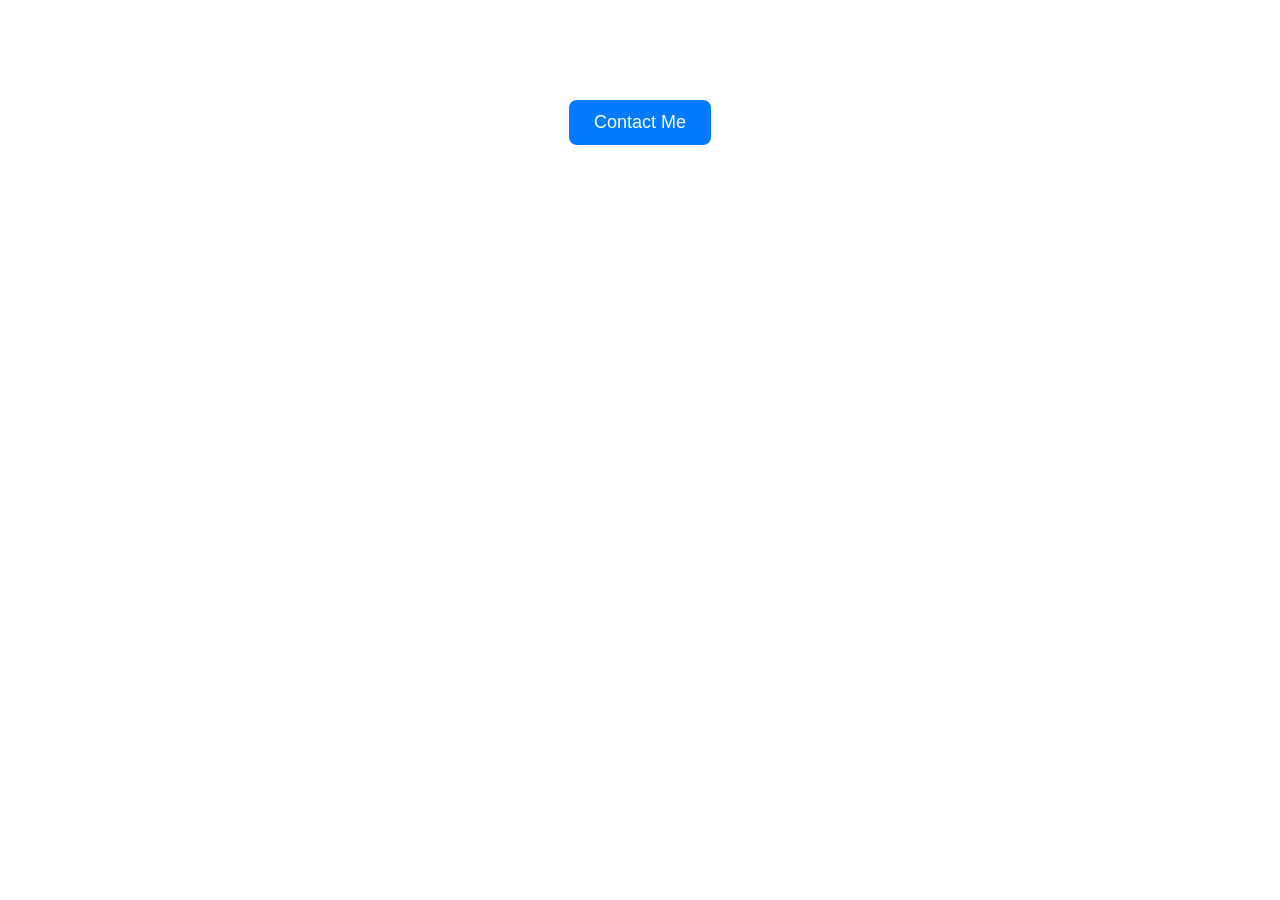
<file: Try and Error/index.html>
<!DOCTYPE html>
<html>
<head>
    <title>Contact Button</title>
    <link rel="stylesheet" href="style.css">
</head>
<body>

<button id="contactBtn">Contact Me</button>

<div id="options" class="hidden">
    <a href="mailto:example@gmail.com">📧 Email</a>
    <a href="https://wa.me/8801234567890" target="_blank">💬 WhatsApp</a>
    <a href="sms:+8801234567890">📱 SMS</a>
</div>

<script src="script.js"></script>

</body>
</html>
</file>
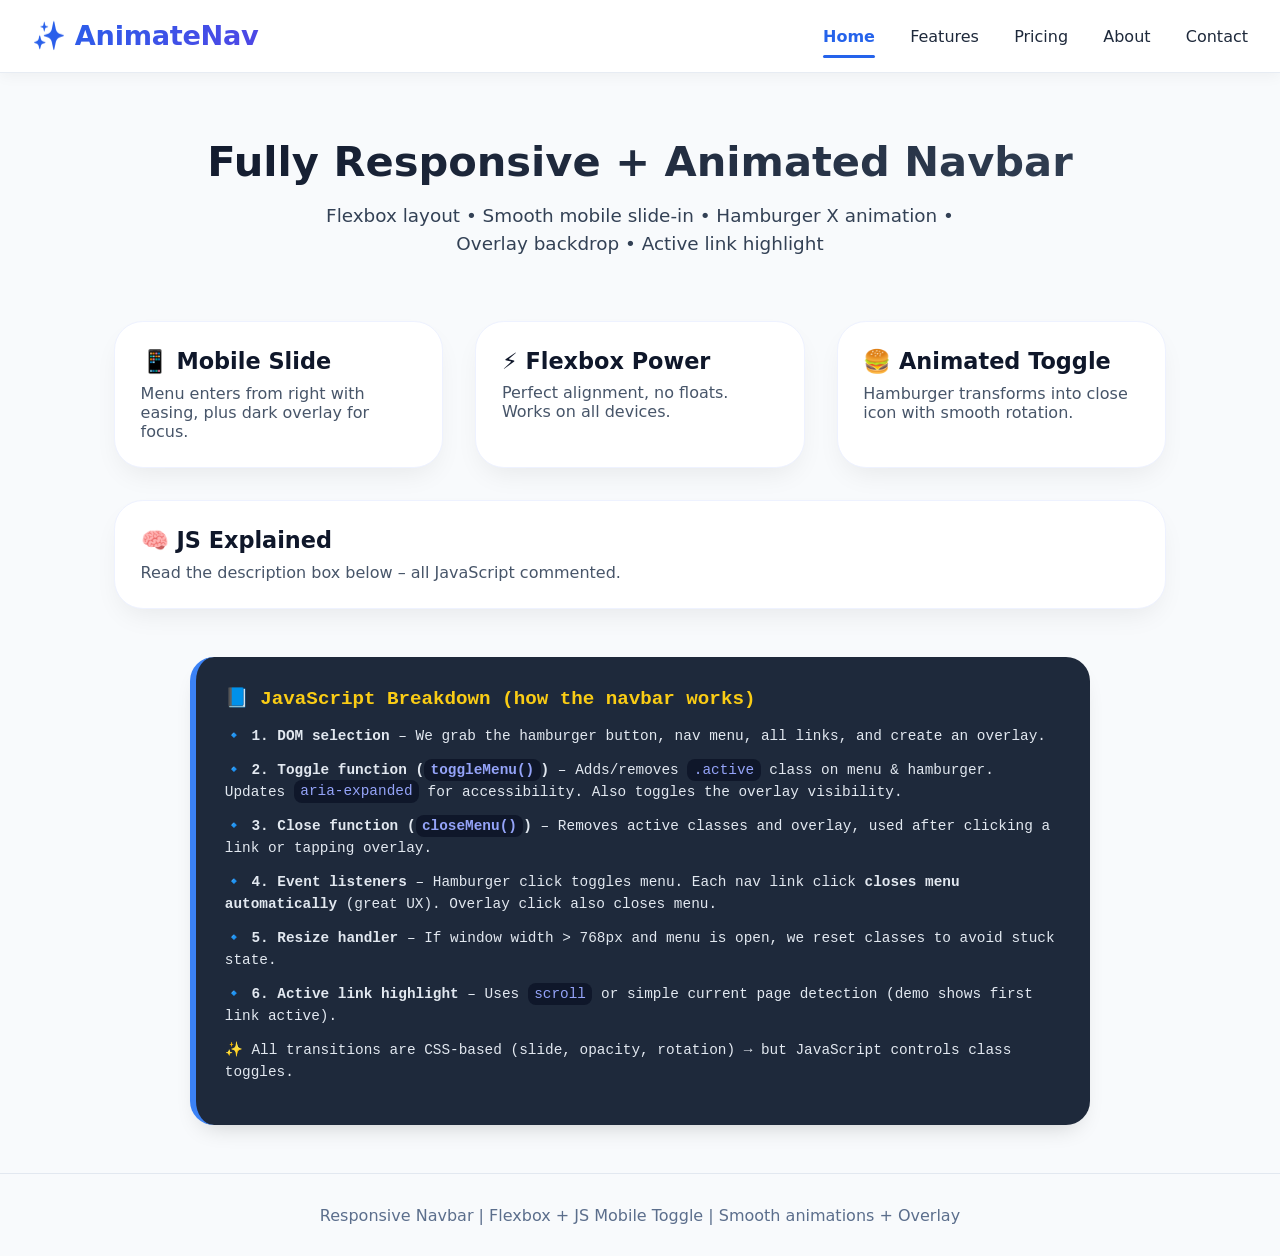
<file: Simple_Navbar.html>
<!DOCTYPE html>
<html lang="en">
<head>
    <meta charset="UTF-8">
    <meta name="viewport" content="width=device-width, initial-scale=1.0, viewport-fit=cover">
    <title>Animated Responsive Navbar | Flexbox + JS Toggle</title>
    <style>
        /* ---------- RESET & GLOBAL ---------- */
        * {
            margin: 0;
            padding: 0;
            box-sizing: border-box;
        }

        body {
            font-family: 'Inter', system-ui, -apple-system, 'Segoe UI', Roboto, sans-serif;
            background: #f8fafc;
            min-height: 100vh;
        }

        /* ---------- NAVBAR (FLEXBOX + STICKY) ---------- */
        .navbar {
            background: rgba(255, 255, 255, 0.96);
            backdrop-filter: blur(8px);
            box-shadow: 0 2px 15px rgba(0, 0, 0, 0.05);
            position: sticky;
            top: 0;
            z-index: 1000;
            border-bottom: 1px solid rgba(226, 232, 240, 0.8);
            transition: all 0.3s ease;
        }

        .nav-container {
            max-width: 1300px;
            margin: 0 auto;
            padding: 0 2rem;
            display: flex;
            align-items: center;
            justify-content: space-between;
            min-height: 72px;
        }

        /* logo with subtle animation */
        .logo {
            font-size: 1.7rem;
            font-weight: 800;
            background: linear-gradient(130deg, #2563eb, #4f46e5);
            background-clip: text;
            -webkit-background-clip: text;
            color: transparent;
            text-decoration: none;
            letter-spacing: -0.3px;
            transition: transform 0.2s;
            display: inline-block;
        }
        .logo:hover {
            transform: scale(1.02);
        }

        /* desktop nav-links (flex row) */
        .nav-links {
            display: flex;
            gap: 2.2rem;
            list-style: none;
            align-items: center;
        }

        .nav-links li a {
            text-decoration: none;
            font-weight: 500;
            color: #1e293b;
            font-size: 1rem;
            transition: all 0.25s ease;
            padding: 0.5rem 0;
            position: relative;
        }

        /* animated underline hover effect */
        .nav-links li a::after {
            content: '';
            position: absolute;
            bottom: -4px;
            left: 0;
            width: 0%;
            height: 2.5px;
            background: linear-gradient(90deg, #3b82f6, #8b5cf6);
            border-radius: 4px;
            transition: width 0.3s ease;
        }

        .nav-links li a:hover {
            color: #2563eb;
        }

        .nav-links li a:hover::after {
            width: 100%;
        }

        /* active link styling (optional) */
        .nav-links li a.active {
            color: #2563eb;
            font-weight: 600;
        }
        .nav-links li a.active::after {
            width: 100%;
            background: #2563eb;
        }

        /* ----- HAMBURGER (mobile only) ----- */
        .hamburger {
            display: none;
            flex-direction: column;
            cursor: pointer;
            gap: 6px;
            background: transparent;
            border: none;
            padding: 0.5rem;
            z-index: 1100;
        }

        .hamburger span {
            width: 28px;
            height: 2.5px;
            background-color: #1e293b;
            border-radius: 4px;
            transition: all 0.3s cubic-bezier(0.68, -0.55, 0.265, 1.55);
        }

        /* ----- MOBILE MENU (overlay + slide animation) ----- */
        @media (max-width: 768px) {
            .hamburger {
                display: flex;
            }

            /* mobile nav links: start hidden, sliding from right */
            .nav-links {
                position: fixed;
                top: 0;
                right: -100%;
                width: 75%;
                max-width: 320px;
                height: 100vh;
                background: rgba(255, 255, 255, 0.98);
                backdrop-filter: blur(12px);
                flex-direction: column;
                justify-content: center;
                gap: 2.2rem;
                padding: 2rem;
                box-shadow: -8px 0 30px rgba(0, 0, 0, 0.15);
                transition: right 0.35s ease-in-out;
                z-index: 1050;
                border-left: 1px solid rgba(0, 0, 0, 0.05);
                pointer-events: auto;
            }

            /* when active class is added, menu slides in */
            .nav-links.active {
                right: 0;
            }

            .nav-links li a {
                font-size: 1.25rem;
                display: block;
                text-align: center;
                padding: 0.5rem;
            }

            /* overlay background (dark) */
            .menu-overlay {
                position: fixed;
                top: 0;
                left: 0;
                width: 100%;
                height: 100%;
                background: rgba(0, 0, 0, 0.4);
                backdrop-filter: blur(3px);
                opacity: 0;
                visibility: hidden;
                transition: opacity 0.3s ease, visibility 0.3s;
                z-index: 1040;
            }
            .menu-overlay.active {
                opacity: 1;
                visibility: visible;
            }

            /* adjust container to keep logo visible */
            .nav-container {
                padding: 0 1.2rem;
            }
        }

        /* hamburger animation (X) */
        .hamburger.active span:nth-child(1) {
            transform: rotate(45deg) translate(8px, 8px);
        }
        .hamburger.active span:nth-child(2) {
            opacity: 0;
            transform: scaleX(0);
        }
        .hamburger.active span:nth-child(3) {
            transform: rotate(-45deg) translate(7px, -7px);
        }

        /* desktop reset (ensures no mobile styles interfere) */
        @media (min-width: 769px) {
            .nav-links {
                position: static;
                width: auto;
                height: auto;
                background: transparent;
                backdrop-filter: none;
                flex-direction: row;
                gap: 2.2rem;
                padding: 0;
                box-shadow: none;
                border-left: none;
                transition: none;
                pointer-events: auto;
            }
            .menu-overlay {
                display: none;
            }
        }

        /* ---------- CONTENT STYLES (demo) ---------- */
        .hero-section {
            max-width: 1100px;
            margin: 4rem auto;
            padding: 0 1.8rem;
            text-align: center;
        }
        .hero-section h1 {
            font-size: 2.6rem;
            font-weight: 800;
            background: linear-gradient(145deg, #0f172a, #334155);
            background-clip: text;
            -webkit-background-clip: text;
            color: transparent;
            margin-bottom: 1rem;
        }
        .hero-section p {
            font-size: 1.15rem;
            color: #334155;
            max-width: 640px;
            margin: 0 auto;
            line-height: 1.5;
        }
        .card-container {
            display: flex;
            flex-wrap: wrap;
            gap: 2rem;
            justify-content: center;
            max-width: 1100px;
            margin: 2rem auto;
            padding: 0 1.5rem;
        }
        .card {
            background: white;
            border-radius: 1.8rem;
            padding: 1.6rem;
            flex: 1 1 260px;
            box-shadow: 0 12px 28px -8px rgba(0, 0, 0, 0.08);
            border: 1px solid #eef2ff;
            transition: all 0.25s;
        }
        .card:hover {
            transform: translateY(-6px);
            box-shadow: 0 20px 30px -12px rgba(0, 0, 0, 0.12);
        }
        .card h3 {
            font-size: 1.4rem;
            margin-bottom: 0.6rem;
            color: #0f172a;
        }
        .card p {
            color: #475569;
        }

        /* js description box */
        .js-description {
            background: #1e293b;
            color: #e2e8f0;
            border-radius: 1.5rem;
            max-width: 900px;
            margin: 3rem auto;
            padding: 1.8rem;
            font-family: 'Fira Code', monospace;
            font-size: 0.9rem;
            border-left: 6px solid #3b82f6;
            box-shadow: 0 12px 24px -12px rgba(0, 0, 0, 0.2);
        }
        .js-description h3 {
            color: #facc15;
            margin-bottom: 1rem;
            font-size: 1.2rem;
            display: flex;
            align-items: center;
            gap: 8px;
        }
        .js-description code {
            background: #0f172a;
            padding: 0.2rem 0.4rem;
            border-radius: 8px;
            color: #94a3f8;
        }
        .js-description p {
            margin: 0.8rem 0;
            line-height: 1.5;
        }
        footer {
            text-align: center;
            padding: 2rem;
            color: #5b6e8c;
            border-top: 1px solid #e2e8f0;
            margin-top: 2rem;
        }
        @media (max-width: 500px) {
            .hero-section h1 { font-size: 1.8rem; }
            .nav-container { padding: 0 1rem; }
        }
    </style>
</head>
<body>

    <!-- ========== SEMANTIC NAVBAR ========== -->
    <nav class="navbar">
        <div class="nav-container">
            <a href="#" class="logo" aria-label="Brand">✨ AnimateNav</a>
            <button class="hamburger" id="hamburgerBtn" aria-label="Toggle menu" aria-expanded="false">
                <span></span>
                <span></span>
                <span></span>
            </button>
            <ul class="nav-links" id="navLinks">
                <li><a href="#" class="nav-link active">Home</a></li>
                <li><a href="#" class="nav-link">Features</a></li>
                <li><a href="#" class="nav-link">Pricing</a></li>
                <li><a href="#" class="nav-link">About</a></li>
                <li><a href="#" class="nav-link">Contact</a></li>
            </ul>
        </div>
        <!-- dynamic overlay for mobile (added via JS) -->
    </nav>

    <!-- main content -->
    <main>
        <div class="hero-section">
            <h1>Fully Responsive + Animated Navbar</h1>
            <p>Flexbox layout • Smooth mobile slide‑in • Hamburger X animation • Overlay backdrop • Active link highlight</p>
        </div>
        <div class="card-container">
            <div class="card"><h3>📱 Mobile Slide</h3><p>Menu enters from right with easing, plus dark overlay for focus.</p></div>
            <div class="card"><h3>⚡ Flexbox Power</h3><p>Perfect alignment, no floats. Works on all devices.</p></div>
            <div class="card"><h3>🍔 Animated Toggle</h3><p>Hamburger transforms into close icon with smooth rotation.</p></div>
            <div class="card"><h3>🧠 JS Explained</h3><p>Read the description box below – all JavaScript commented.</p></div>
        </div>

        <!-- JavaScript description box (for learning) -->
        <div class="js-description" id="jsExplanation">
            <h3>📘 JavaScript Breakdown (how the navbar works)</h3>
            <p>🔹 <strong>1. DOM selection</strong> – We grab the hamburger button, nav menu, all links, and create an overlay.</p>
            <p>🔹 <strong>2. Toggle function (<code>toggleMenu()</code>)</strong> – Adds/removes <code>.active</code> class on menu & hamburger. Updates <code>aria-expanded</code> for accessibility. Also toggles the overlay visibility.</p>
            <p>🔹 <strong>3. Close function (<code>closeMenu()</code>)</strong> – Removes active classes and overlay, used after clicking a link or tapping overlay.</p>
            <p>🔹 <strong>4. Event listeners</strong> – Hamburger click toggles menu. Each nav link click <strong>closes menu automatically</strong> (great UX). Overlay click also closes menu.</p>
            <p>🔹 <strong>5. Resize handler</strong> – If window width > 768px and menu is open, we reset classes to avoid stuck state.</p>
            <p>🔹 <strong>6. Active link highlight</strong> – Uses <code>scroll</code> or simple current page detection (demo shows first link active).</p>
            <p>✨ All transitions are CSS‑based (slide, opacity, rotation) → but JavaScript controls class toggles.</p>
        </div>
    </main>
    <footer>
        <p>Responsive Navbar | Flexbox + JS Mobile Toggle | Smooth animations + Overlay</p>
    </footer>

    <script>
        // ============================================================
        //  ENHANCED RESPONSIVE NAVBAR - JAVASCRIPT (FULLY COMMENTED)
        //  Features: mobile slide menu, overlay, close on link click,
        //  hamburger animation, resize fix, ARIA accessibility.
        // ============================================================

        (function() {
            // ---------- 1. GET DOM ELEMENTS ----------
            const hamburger = document.getElementById('hamburgerBtn');
            const navMenu = document.getElementById('navLinks');
            const navLinks = document.querySelectorAll('.nav-link');
            
            // Create overlay div dynamically (for mobile backdrop)
            let overlay = document.querySelector('.menu-overlay');
            if (!overlay) {
                overlay = document.createElement('div');
                overlay.className = 'menu-overlay';
                document.body.appendChild(overlay);
            }

            // ---------- 2. HELPER FUNCTIONS ----------
            // Function to open the mobile menu
            function openMenu() {
                navMenu.classList.add('active');
                hamburger.classList.add('active');
                hamburger.setAttribute('aria-expanded', 'true');
                overlay.classList.add('active');
                // prevent body scroll when menu is open (optional)
                document.body.style.overflow = 'hidden';
            }

            // Function to close the mobile menu
            function closeMenu() {
                navMenu.classList.remove('active');
                hamburger.classList.remove('active');
                hamburger.setAttribute('aria-expanded', 'false');
                overlay.classList.remove('active');
                // restore body scroll
                document.body.style.overflow = '';
            }

            // Toggle menu based on current state
            function toggleMenu() {
                if (navMenu.classList.contains('active')) {
                    closeMenu();
                } else {
                    openMenu();
                }
            }

            // ---------- 3. EVENT LISTENERS ----------
            // Hamburger button click -> toggle menu
            if (hamburger) {
                hamburger.addEventListener('click', toggleMenu);
            }

            // When any nav link is clicked -> close menu (important for mobile UX)
            navLinks.forEach(link => {
                link.addEventListener('click', (e) => {
                    // Prevent page jumping if href="#", but still close menu
                    if (link.getAttribute('href') === '#') {
                        e.preventDefault();
                    }
                    // Optional: set active link styling (remove previous, add current)
                    navLinks.forEach(l => l.classList.remove('active'));
                    link.classList.add('active');
                    
                    // If menu is open (mobile), close it after navigation
                    if (navMenu.classList.contains('active')) {
                        closeMenu();
                    }
                });
            });

            // Click on overlay backdrop -> close menu
            overlay.addEventListener('click', () => {
                if (navMenu.classList.contains('active')) {
                    closeMenu();
                }
            });

            // ---------- 4. RESIZE HANDLER (fix desktop glitches) ----------
            // If window is resized above 768px while menu is open, close it and reset styles
            window.addEventListener('resize', function() {
                if (window.innerWidth > 768) {
                    if (navMenu.classList.contains('active')) {
                        closeMenu();
                    }
                    // ensure body overflow is normal
                    document.body.style.overflow = '';
                } else {
                    // optional: if on mobile but menu was closed, nothing special
                }
            });

            // ---------- 5. ESCAPE KEY TO CLOSE MENU (accessibility) ----------
            document.addEventListener('keydown', function(e) {
                if (e.key === 'Escape' && navMenu.classList.contains('active')) {
                    closeMenu();
                }
            });

            // ---------- 6. INITIAL ACTIVE LINK DETECTION (simple demo) ----------
            // For the current page (dummy), we keep the first link active.
            // You can expand this with window.location to match real routes.
            // This just ensures active style looks good.
            console.log('✅ Navbar JS loaded: menu toggle, overlay, resize fix, keyboard support');
        })();
    </script>
</body>
</html>
</file>
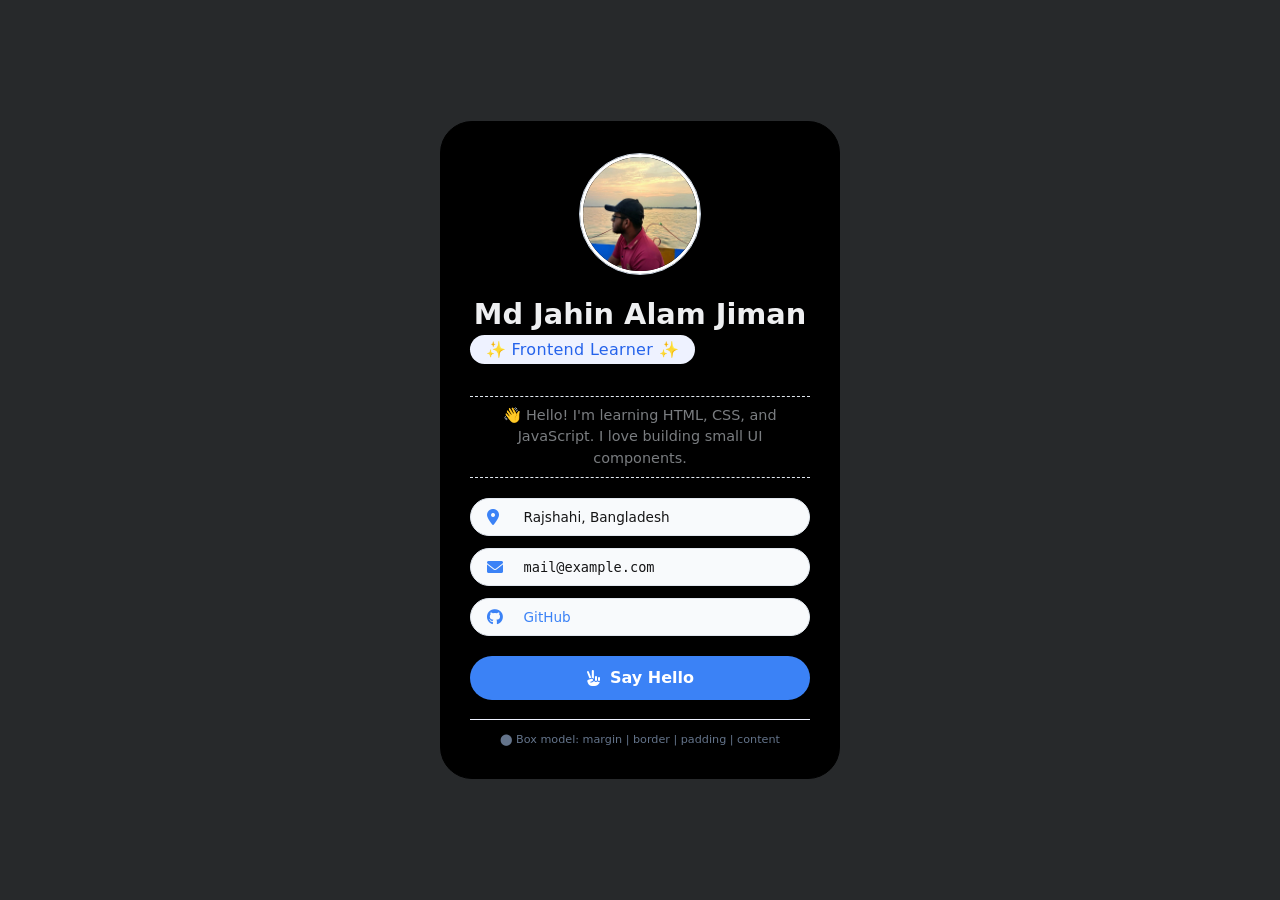
<file: Profile Card/Profile_Card.html>
<!DOCTYPE html>
<html lang="en">

<head>
    <meta charset="UTF-8">
    <meta name="viewport" content="width=device-width, initial-scale=1.0">
    <title>Short Profile</title>
    <link rel="stylesheet" href="https://cdnjs.cloudflare.com/ajax/libs/font-awesome/6.0.0-beta3/css/all.min.css">
   <link rel="stylesheet" href="Profile_Card.css">
   
</head>

<body>
    <main class="profile-card">
        <figure class="avatar-container">
            <img class="avatar" src="../assets/image/Profile_Jiman.jpg" alt="Profile Image" loading="lazy">
            <figcaption style="display: none;">Profile photo: No Name, developer</figcaption>
        </figure>

        <header>
            <h1 class="profile-name">Md Jahin Alam Jiman</h1>
            <p class="title">✨ Frontend Learner ✨</p>
        </header>
        <section class="bio">
            <p>👋 Hello! I'm learning HTML, CSS, and JavaScript.
                I love building small UI components.</p>
        </section>
        <article>
            <ul class="details-list">
                <li class="detail-item">
                    <i class="fas fa-map-marker-alt"></i>
                    <span>Rajshahi, Bangladesh</span>
                </li>
                <li class="detail-item">
                    <i class="fas fa-envelope"></i>
                    <span class="email-text">mail@example.com</span>
                </li>
                <li class="detail-item">
                    <i class="fab fa-github"></i>
                    <span><a href="https://github.com/Md-Jahin-Alam-Jiman" target="_blank"
                            rel="noopener noreferrer">GitHub</a></span>
                </li>
            </ul>
            <button class="greet-btn" id="greetingButton">
                <i class="fas fa-hand-peace"></i> Say Hello
            </button>
            <div id="contact_option" class="hidden">
                <a class="contactlist" href="mailto:jiman905048@gmail.com">📧 Email</a>
                <a class="contactlist" href="https://wa.me/8801522136722" target="_blank">🗨️WhatsApp</a>
                <a class="contactlist" href="sms:+8801522136722">🗨️ SMS</a>

            </div>

            <!-- tiny footer to show box model explanation (optional) -->
            <footer class="model-note">
                ⬤ Box model: margin | border | padding | content
            </footer>
        </article>
    </main>
    <script src="Profile_Card.js"></script>
</body>

</html>
</file>
<file: Try and Error/style.css>
body {
    font-family: Arial;
    text-align: center;
    margin-top: 100px;
}

#contactBtn {
    padding: 12px 25px;
    font-size: 18px;
    background: #007bff;
    color: white;
    border: none;
    cursor: pointer;
    border-radius: 8px;
}

#options {
    margin-top: 20px;
}

#options a {
    display: block;
    margin: 10px;
    text-decoration: none;
    font-size: 18px;
}

.hidden {
    display: none;
}
</file>
<file: Profile Card/Profile_Card.css>
* {
    margin: 0;
    padding: 0;
    box-sizing: border-box;
}

body {
    font-family: 'Segoe UI', Roboto, system-ui, sans-serif;
    background: #27292b;
    min-height: 100vh;
    display: flex;
    align-items: center;
    justify-content: center;
    padding: 2rem;
}

.profile-card {
    max-width: 400px;
    width: 100%;
    min-width: 280px;
    background: rgb(0, 0, 0);
    padding: 2rem 1.8rem;
    border-radius: 32px;
    border: 1px solid black;
    margin: 0 auto;
    /* box-shadow: 
                inset 0 -3em 3em rgb(107, 80, 80),
                0 0 0 2px rgb(78, 60, 60),
                0.3em 0.3em 1em rgba(88, 85, 85, 0.6); */
    transition: transform 0.2s ease, box-shadow 0.2s;

}

.profile-card:hover {
    transform: translateY(-4px);
    box-shadow:
        inset 0 -3em 3em rgb(46, 42, 42),
        0 0 0 2px rgb(37, 30, 30),
        0.3em 0.3em 1em rgba(40, 38, 38, 0.6),
        0 20px 32px rgba(0, 0, 0, 0.12);
}

.avatar-container {
    text-align: center;
    margin-bottom: 1.2rem;
}

.avatar {
    width: 120px;
    height: 120px;
    border-radius: 50%;
    object-fit: cover;
    border: 3px solid white;
    outline: 1px solid #cbd5e1;
    box-shadow: 0 6px 12px rgba(0, 0, 0, 0.1);
    animation-name: profileImageAnimation;
    animation-duration: 10s;
    animation-iteration-count: infinite;
    /* animation-timing-function: linear; */
    /* animation_delay: 3s; */
    /* animation: name duration timing-function delay iteration-count direction fill-mode; */
}

.avatar:hover {
    animation-play-state: paused;

}

/* @keyframes profileImageAnimation {
            0% {
                transform: scale(1);
            } 
            50% {
                transform: scale(2);
            }
            100% {
                transform: scale(1);
            }
            to{
                transform: rotate(360deg);
             } 
        }*/
@keyframes profileImageAnimation {
    to {
        transform: rotate(360deg);
    }
}


.profile-name {
    font-size: 1.8rem;
    font-weight: 700;
    text-align: center;
    color: #eeeff1;
    margin-bottom: 0.25rem;

}

.title {
    text-align: center;
    font-size: 1rem;
    font-weight: 500;
    color: #2563eb;
    background: #eef2ff;
    display: inline-block;
    width: auto;
    margin: 0 auto 1rem auto;
    padding: 0.3rem 1rem;
    border-radius: 40px;
    letter-spacing: 0.3px;
    animation: title 5s ease-in-out infinite;
    animation-direction: alternate;
}

@keyframes title {
    from {
        transform: translateX(0);
    }

    to {
        transform: translateX(125px);
    }
}

.bio {
    text-align: center;
    font-size: 0.9rem;
    line-height: 1.5;
    color: #7a7d80;
    margin: 1rem 0 1.2rem 0;
    padding: 0.5rem 0;
    border-top: 1px dashed #e2e8f0;
    border-bottom: 1px dashed #e2e8f0;
}

.details-list {
    list-style: none;
    margin: 1rem 0 1.2rem 0;
    padding: 0;
}

.detail-item {
    display: flex;
    align-items: center;
    gap: 0.7rem;
    background: #f8fafc;
    padding: 0.65rem 1rem;
    border-radius: 60px;
    margin-bottom: 0.7rem;
    font-size: 0.85rem;
    color: #151516;
    border: 1px solid #e2e8f0;
}

.detail-item i {
    width: 1.6rem;
    color: #3b82f6;
    font-size: 1rem;
}

a {
    color: #3b82f6;
    text-decoration: none;
    font-weight: 500;
}

a:hover {
    text-decoration: underline;

}

/* email text can wrap */
.email-text {
    font-family: monospace;
    word-break: break-all;
}

.greet-btn {
    width: 100%;
    background: #3b82f6;
    border: none;
    padding: 0.8rem 0;
    font-size: 1rem;
    font-weight: 600;
    color: white;
    border-radius: 40px;
    cursor: pointer;
    transition: background 0.2s, transform 0.1s;
    margin-top: 0.6rem;
    font-family: inherit;
    display: flex;
    align-items: center;
    justify-content: center;
    gap: 8px;
    cursor: pointer;
    box-shadow: 0 2px 6px rgba(0, 0, 0, 0.1);
}

.greet-btn:hover {
    background: #2563eb;
}

.greet-btn:active {
    transform: scale(0.97);
}

/* small footer note for box model demo (optional) */
.model-note {
    text-align: center;
    font-size: 0.7rem;
    color: #64748b;
    margin-top: 1.2rem;
    border-top: 1px solid #eef2ff;
    padding-top: 0.8rem;
}
.contactlist {
    display: inline-block;
    align-items: center;
    background: #f8fafc;
    padding: 0.65rem 1rem;
    border-radius: 60px;
    margin: 0.7rem 0.40rem;
    font-size: 0.85rem;
    color: #151516;
    border: 1px solid #e2e8f0;
    
}
.contactlist:hover{
        text-decoration: none;
        transform: translateY(4px);
        box-shadow: 0 4px 8px rgba(0, 0, 0, 0.2);
}

.hidden {
    display: none;
}

/* responsive */
@media (max-width: 450px) {
    .profile-card {
        padding: 1.5rem;
    }

    .name {
        font-size: 1.5rem;
    }

    .title {
        font-size: 0.9rem;
        padding: 0.25rem 0.8rem;
    }

    .detail-item {
        font-size: 0.8rem;
    }

    .title {
        animation: none;
    }
}
</file>
